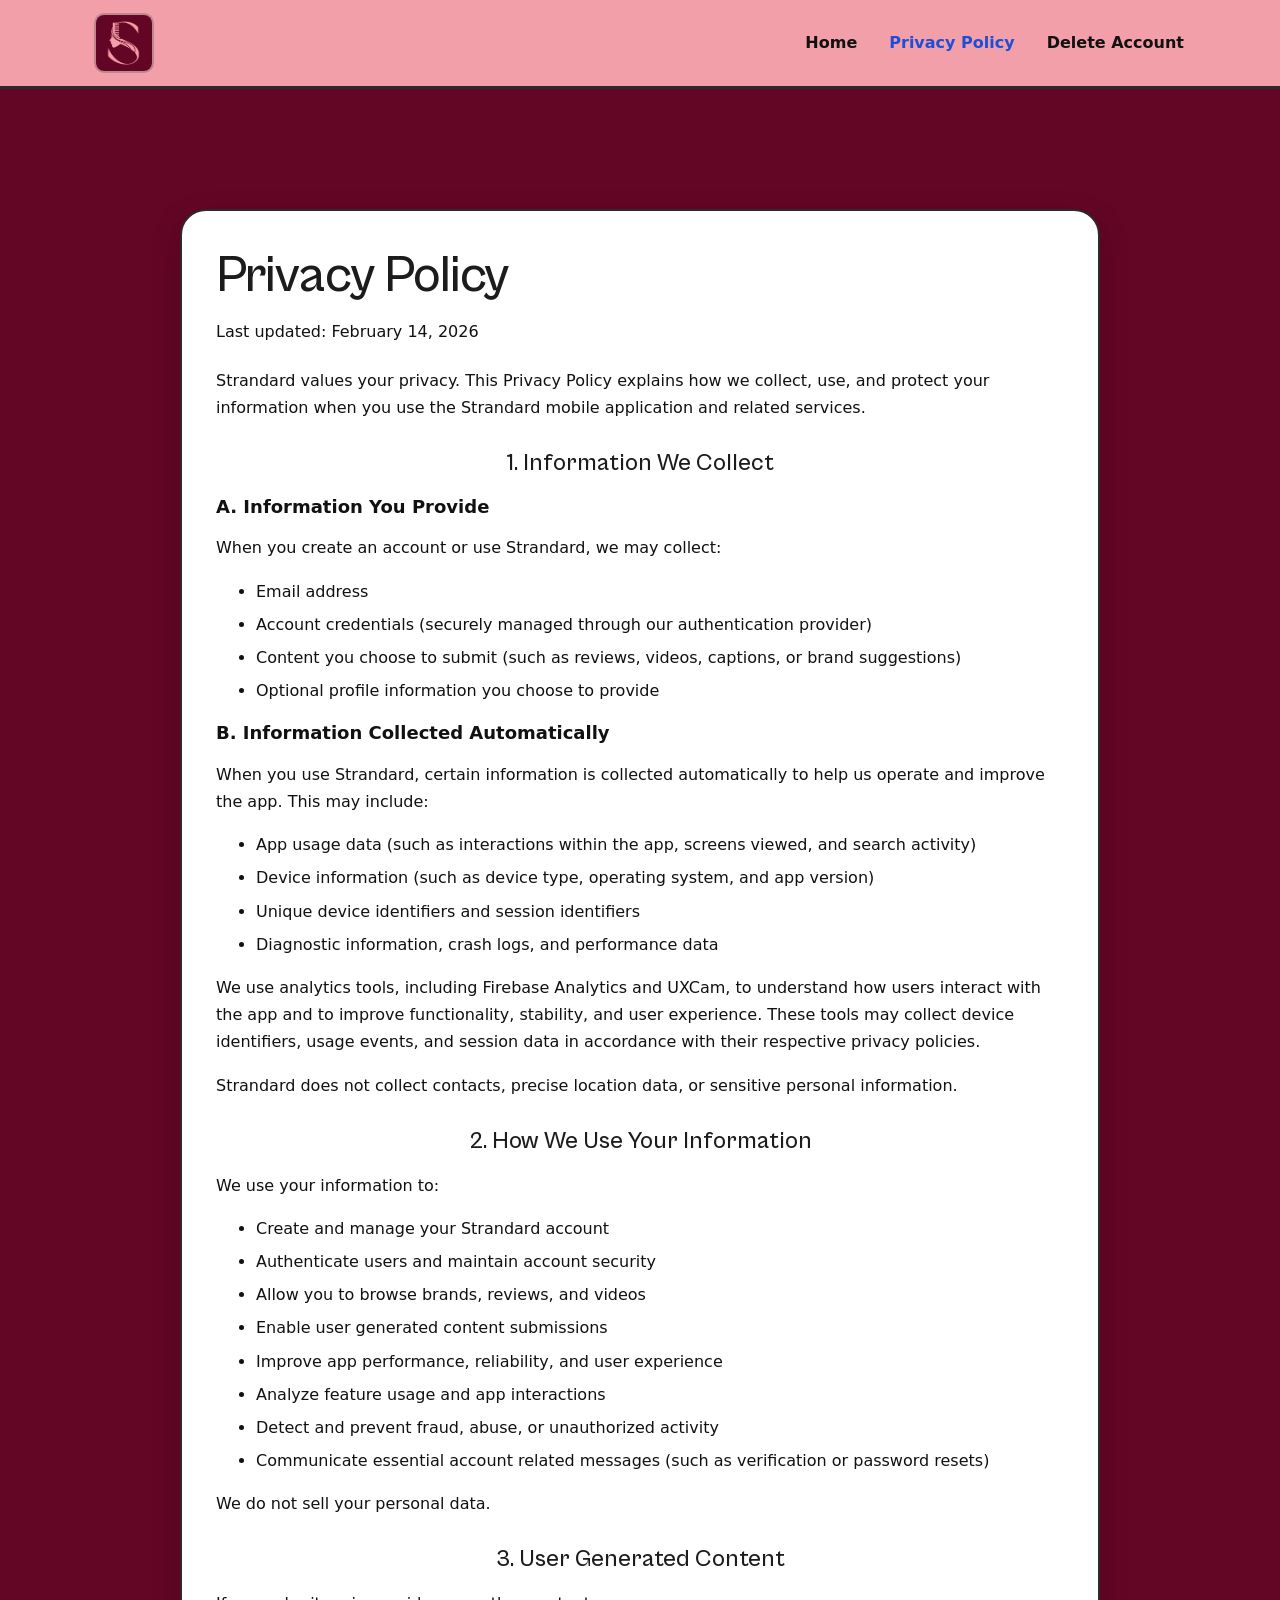
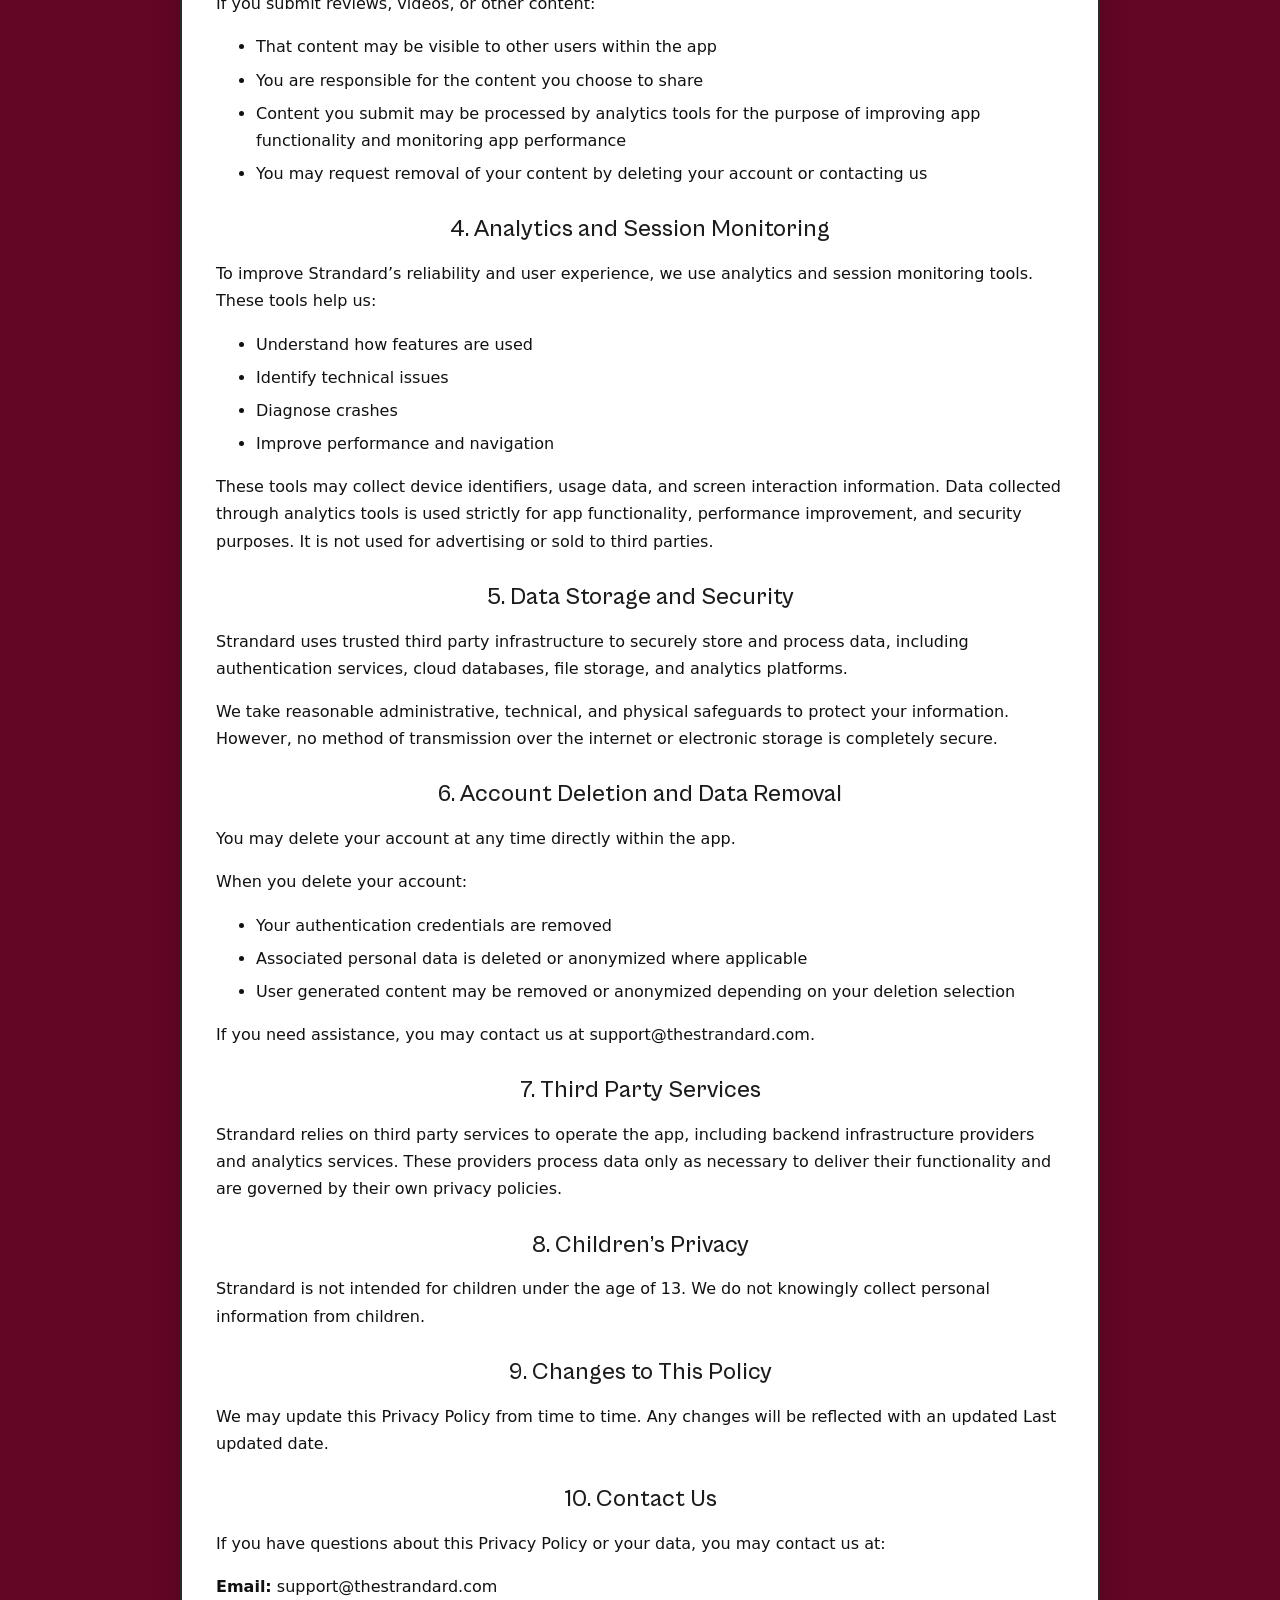
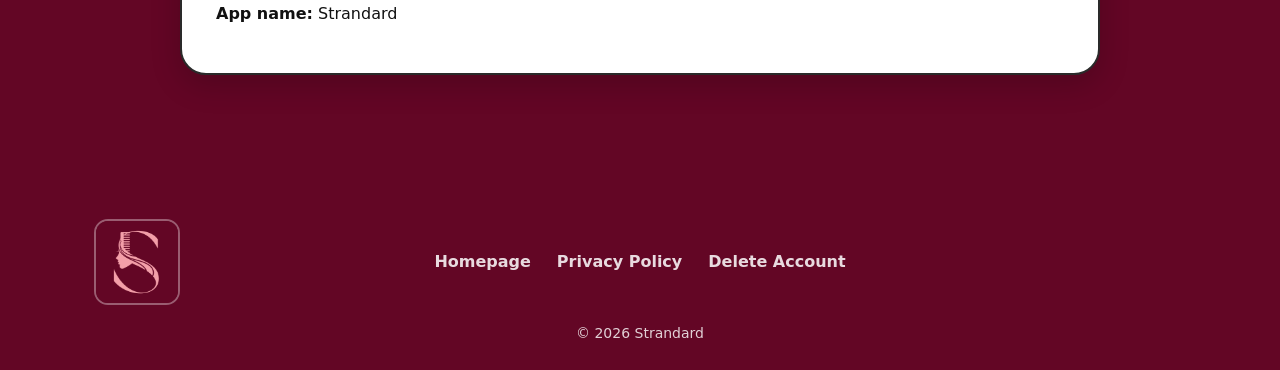
<file: privacy-policy/index.html>
<!doctype html>
<html lang="en">
<head>
  <meta charset="utf-8" />
  <meta name="viewport" content="width=device-width, initial-scale=1" />
  <title>Privacy Policy | Strandard</title>
  <link rel="stylesheet" href="/styles.css" />
  <link rel="icon" type="image/png" href="/assets/icon-only.png" />
</head>
<body class="legalPage">
<header class="topbar">
  <div class="container">
    <div class="nav">
      <a class="brand" href="/" aria-label="Strandard home">
        <img src="/assets/icon-only.png" alt="Strandard logo">
      </a>
      <nav class="navlinks" aria-label="Primary">
        <a class="" href="/">Home</a>
        <a class="active" href="/privacy-policy/">Privacy Policy</a>
        <a class="" href="/delete-account/">Delete Account</a>
      </nav>
    </div>
  </div>
</header>
<main class="legalBg">
  <div class="container">
    <div class="panel">
      <h1 class="legalTitle">Privacy Policy</h1>
      <p class="legalUpdated">Last updated: February 14, 2026</p>
      <p>Strandard values your privacy. This Privacy Policy explains how we collect, use, and protect your information when you use the Strandard mobile application and related services.</p>
<div class="legalSection">
<h2>1. Information We Collect</h2>
<h3>A. Information You Provide</h3>
<p>When you create an account or use Strandard, we may collect:</p>
<ul>
  <li>Email address</li>
  <li>Account credentials (securely managed through our authentication provider)</li>
  <li>Content you choose to submit (such as reviews, videos, captions, or brand suggestions)</li>
  <li>Optional profile information you choose to provide</li>
</ul>

<h3>B. Information Collected Automatically</h3>
<p>When you use Strandard, certain information is collected automatically to help us operate and improve the app. This may include:</p>
<ul>
  <li>App usage data (such as interactions within the app, screens viewed, and search activity)</li>
  <li>Device information (such as device type, operating system, and app version)</li>
  <li>Unique device identifiers and session identifiers</li>
  <li>Diagnostic information, crash logs, and performance data</li>
</ul>

<p>We use analytics tools, including Firebase Analytics and UXCam, to understand how users interact with the app and to improve functionality, stability, and user experience. These tools may collect device identifiers, usage events, and session data in accordance with their respective privacy policies.</p>

<p>Strandard does not collect contacts, precise location data, or sensitive personal information.</p>

<h2>2. How We Use Your Information</h2>
<p>We use your information to:</p>
<ul>
  <li>Create and manage your Strandard account</li>
  <li>Authenticate users and maintain account security</li>
  <li>Allow you to browse brands, reviews, and videos</li>
  <li>Enable user generated content submissions</li>
  <li>Improve app performance, reliability, and user experience</li>
  <li>Analyze feature usage and app interactions</li>
  <li>Detect and prevent fraud, abuse, or unauthorized activity</li>
  <li>Communicate essential account related messages (such as verification or password resets)</li>
</ul>
<p>We do not sell your personal data.</p>

<h2>3. User Generated Content</h2>
<p>If you submit reviews, videos, or other content:</p>
<ul>
  <li>That content may be visible to other users within the app</li>
  <li>You are responsible for the content you choose to share</li>
  <li>Content you submit may be processed by analytics tools for the purpose of improving app functionality and monitoring app performance</li>
  <li>You may request removal of your content by deleting your account or contacting us</li>
</ul>

<h2>4. Analytics and Session Monitoring</h2>
<p>To improve Strandard’s reliability and user experience, we use analytics and session monitoring tools. These tools help us:</p>
<ul>
  <li>Understand how features are used</li>
  <li>Identify technical issues</li>
  <li>Diagnose crashes</li>
  <li>Improve performance and navigation</li>
</ul>
<p>These tools may collect device identifiers, usage data, and screen interaction information. Data collected through analytics tools is used strictly for app functionality, performance improvement, and security purposes. It is not used for advertising or sold to third parties.</p>

<h2>5. Data Storage and Security</h2>
<p>Strandard uses trusted third party infrastructure to securely store and process data, including authentication services, cloud databases, file storage, and analytics platforms.</p>
<p>We take reasonable administrative, technical, and physical safeguards to protect your information. However, no method of transmission over the internet or electronic storage is completely secure.</p>

<h2>6. Account Deletion and Data Removal</h2>
<p>You may delete your account at any time directly within the app.</p>
<p>When you delete your account:</p>
<ul>
  <li>Your authentication credentials are removed</li>
  <li>Associated personal data is deleted or anonymized where applicable</li>
  <li>User generated content may be removed or anonymized depending on your deletion selection</li>
</ul>
<p>If you need assistance, you may contact us at <a href="mailto:support@thestrandard.com">support@thestrandard.com</a>.</p>

<h2>7. Third Party Services</h2>
<p>Strandard relies on third party services to operate the app, including backend infrastructure providers and analytics services. These providers process data only as necessary to deliver their functionality and are governed by their own privacy policies.</p>

<h2>8. Children’s Privacy</h2>
<p>Strandard is not intended for children under the age of 13. We do not knowingly collect personal information from children.</p>

<h2>9. Changes to This Policy</h2>
<p>We may update this Privacy Policy from time to time. Any changes will be reflected with an updated Last updated date.</p>

<h2>10. Contact Us</h2>
<p>If you have questions about this Privacy Policy or your data, you may contact us at:</p>
<p><strong>Email:</strong> <a href="mailto:support@thestrandard.com">support@thestrandard.com</a><br>
<strong>App name:</strong> Strandard</p>
</div>

    </div>
  </div>
</main>
<footer class="footer">
  <div class="container">
    <div class="footerGrid">
      <div class="footerLogo">
        <img src="/assets/icon-only.png" alt="Strandard logo">
      </div>
      <div class="footerLinks">
        <a href="/">Homepage</a>
        <a href="/privacy-policy/">Privacy Policy</a>
        <a href="/delete-account/">Delete Account</a>
      </div>
      <div></div>
    </div>
    <div class="copy">© 2026 Strandard</div>
  </div>
</footer>
<script src="/script.js"></script>
</body>
</html>
</file>
<file: styles.css>
html, body { cursor: auto; }
:root{
  --burgundy:#630625;
  --pink:#F39FA9;
  --light:#F7F7F7;
  --blue:#E3F2FF;
  --lav:#FDE4F9;
  --mint:#F3FFE3;
  --butter:#FFF5C9;
  --ink:#1C1C1C;
  --stroke:#2a2a2a;
  --shadow: 0 10px 30px rgba(0,0,0,.18);
  --radius: 18px;
  --radius-lg: 26px;
  --max: 1140px;

  --font-head:'Cabinet Grotesk', 'DM Sans', system-ui, -apple-system, Segoe UI, Roboto, Arial, sans-serif;
  --font-body:'DM Sans', system-ui, -apple-system, Segoe UI, Roboto, Arial, sans-serif;
  --text:#111;
}

/*
  Cabinet Grotesk is a commercial font.
  To see it on the live site, add your licensed .woff2 files to:
    /assets/fonts/
  and ensure the filenames below match.
*/
@font-face{
  font-family:"Cabinet Grotesk";
  /* Try both locations so you can drop the file in either folder */
  src:
    url("/assets/fonts/CabinetGrotesk-Variable.woff2") format("woff2"),
    url("/assets/fonts/CabinetGrotesk-Variable.woff2") format("woff2");
  font-weight:100 900;
  font-style:normal;
  font-display:swap;
}

*{box-sizing:border-box;}
html,body{height:100%;}
body{
  margin:0;
  background:var(--burgundy);
  color:var(--ink);
  font-family:"DM Sans", system-ui, -apple-system, Segoe UI, Roboto, Arial, sans-serif;
  line-height:1.5;
}

a{color:inherit; text-decoration:none;}
img{max-width:100%; display:block;}
button,input,textarea{font:inherit;}

.container{max-width:var(--max); margin:0 auto; padding:0 24px;}

.topbar{
  background:var(--pink);
  border-bottom:3px solid var(--stroke);
  position:sticky;
  top:0;
  z-index:1000;
}
.nav{
  display:flex; align-items:center; justify-content:space-between;
  height:86px;
}
.brand{
  display:flex; align-items:center; gap:12px;
}
.brand img{
  width:60px; height:60px; object-fit:contain;
  border:2px solid rgba(0,0,0,.22);
  border-radius:10px;
  background:rgba(255,255,255,.14);
}
.navlinks{
  display:flex; align-items:center; gap:28px;
  font-weight:800;
}
.navlinks a{
  position:relative;
  padding:8px 2px;
}
.navlinks a.active{color:#1d4ed8;}
.navlinks a::after{
  content:"";
  position:absolute; left:0; right:0; bottom:4px;
  height:2px; background:transparent;
}
.navlinks a:hover::after{background:rgba(0,0,0,.3);}

.hero{
  padding:48px 0 44px;
  position:relative;
}
.heroGrid{
  display:grid;
  grid-template-columns: 1.05fr .95fr;
  gap:36px;
  align-items:center;
}
.kicker{
  display:inline-flex;
  align-items:center;
  gap:8px;
  padding:6px 14px;
  border-radius:999px;
  border:2px solid var(--stroke);
  background:#fff;
  box-shadow: 0 4px 0 rgba(0,0,0,.25);
  font-weight:900;
  letter-spacing:.02em;
  text-transform:uppercase;
  font-size:12px;
}
.h1{
  margin:18px 0 14px;
  color:white;
  font-family:"Cabinet Grotesk", "DM Sans", system-ui, sans-serif;
  font-weight:500;
  font-size: clamp(42px, 4.2vw, 66px);
  line-height:1.05;
}
.lede{
  margin:0 0 22px;
  color:rgba(255,255,255,.9);
  font-size:22px;
  max-width:52ch;
  letter-spacing:.05em;
  line-height:2;
}
.badges{
  display:flex; flex-direction:column; gap:14px; width:220px;
}
.badges a{display:block; height:56px;}
.badges a img{
  height:100%;
  width:auto;
  object-fit:contain;
  filter: drop-shadow(0 10px 18px rgba(0,0,0,.25));
}

.heroArt{
  position:relative;
  display:flex;
  justify-content:flex-end;
}
.phoneWrap{
  position:relative;
  width:min(520px, 100%);
}
.phoneWrap img.phone{
  width:100%;
  height:auto;
  filter:none; /* remove phone shadow */
  position:relative;
  z-index:2;
}
.badgeCircle_old{
  position:absolute;
  left:-16px;
  top:38px;
  z-index:5; /* ensure badge sits above phone */
  width:118px;
  height:118px;
  border-radius:999px;
  background:rgba(255,255,255,.92);
  border:2px solid var(--stroke);
  box-shadow:none; /* remove shadow from spinning circle */
  display:grid;
  place-items:center;
  --spinDur: 18s;
  animation: spin var(--spinDur) linear infinite;
  user-select:none;
}
.badgeCircle_old:hover{cursor:pointer;}
.badgeCircle_old .inner{
  width:92px; height:92px;
  border-radius:999px;
  display:grid; place-items:center;
  color:var(--ink);
  font-weight:900;
  text-align:center;
  font-size:11px;
  line-height:1.2;
}

@keyframes spin{from{transform:rotate(0)}to{transform:rotate(360deg)}}

/* Decorative icons (randomly placed) */
.decorIcon{position:absolute; pointer-events:none; user-select:none;}
.decorSparklesTop{right:36px; top:52px; width:54px; height:auto; z-index:6;}
.decorLightning{left:24px; top:82px; width:46px; height:auto; z-index:6;}

.sectionPink{position:relative; overflow:hidden;}

/* Burgundy sparkles should live in the burgundy hero section */
.hero{ position: relative; overflow:hidden; }
.decorSparklesHero{
  position:absolute;
  right: 120px;
  top: 120px;
  width: 64px;
  height:auto;
  opacity: .95;
  pointer-events:none;
}

.decorSparklesPerks{left:40px; top:44px; width:52px; height:auto; opacity:.95;}
.decorSparklesPerks2{right:56px; top:50px; width:52px; height:auto; opacity:.95;}

.decorEnvelope{left:48px; bottom:120px; width:72px; height:auto;}
.decorClouds{right:48px; bottom:54px; width:150px; height:auto;}
.sparkle::before,
.sparkle::after{
  content:"";
  position:absolute;
  inset:0;
  border:2px solid rgba(0,0,0,.75);
  background:rgba(255,255,255,.15);
  transform: rotate(45deg);
  border-radius:6px;
}
.sparkle::after{
  inset:8px;
  background:transparent;
}

.section{
  padding:56px 0;
}
.sectionPink{
  background:var(--pink);
  border-top:3px solid var(--stroke);
  border-bottom:3px solid var(--stroke);
}
.sectionTitle{
  text-align:center;
  margin:0;
  font-family:"Cabinet Grotesk", "DM Sans", system-ui, sans-serif;
  font-weight:900;
  font-size: clamp(30px, 3vw, 44px);
}
.pillTag{
  display:inline-flex;
  align-items:center;
  justify-content:center;
  padding:6px 14px;
  border-radius:999px;
  border:2px solid var(--stroke);
  background:rgba(255,255,255,.8);
  box-shadow: 0 4px 0 rgba(0,0,0,.25);
  font-weight:900;
  text-transform:uppercase;
  letter-spacing:.04em;
  font-size:12px;
  margin:0 auto 14px;
}
.contactSection .pillTag{color:#000;}
.center{display:flex; justify-content:center;}

.perkGrid{
  margin-top:34px;
  display:grid;
  grid-template-columns: repeat(2, minmax(0,1fr));
  gap:22px;
}
.card{
  border:2px solid var(--stroke);
  border-radius:var(--radius-lg);
  background:rgba(255,255,255,.86);
  box-shadow: 0 10px 0 rgba(0,0,0,.25);
  padding:24px;
  display:flex;
  align-items:center; /* center icon + text vertically */
  gap:16px;
  min-height:160px;
}
.card.tint-blue{background:var(--blue);}
.card.tint-lav{background:var(--lav);}
.card.tint-mint{background:var(--mint);}
.card.tint-butter{background:var(--butter);}
.card h3{
  margin:0 0 6px;
  font-family:"Cabinet Grotesk", "DM Sans", system-ui, sans-serif;
  font-size:22px;
  font-weight:800;
}
.card p{
  margin:0;
  color:rgba(0,0,0,.75);
  font-size:18px;
  line-height:1.6;
}

.reveal{
  opacity:0;
  transform: translateY(18px);
  transition: opacity .7s ease, transform .7s ease;
}
.reveal.in-view{
  opacity:1;
  transform: translateY(0);
}

.contactSection{position:relative;}
.contactBg{background:var(--burgundy); color:white;}
.panel{
  background:white;
  border:2px solid var(--stroke);
  border-radius:var(--radius-lg);
  box-shadow: var(--shadow);
  padding:38px 34px 30px;
}
.panel h2{
  margin:10px 0 8px;
  font-family:"Cabinet Grotesk", "DM Sans", system-ui, sans-serif;
  font-weight:900;
  font-size: clamp(30px, 3vw, 44px);
  color:var(--ink);
  text-align:center;
  line-height:1.1;
}
.formGrid{
  display:grid;
  grid-template-columns: repeat(2, minmax(0,1fr));
  gap:22px 26px;
  margin-top:26px;
}
.field label{
  display:block;
  font-size:12px;
  color:rgba(0,0,0,.85);
  margin-bottom:6px;
}
.field input, .field textarea{
  width:100%;
  border:0;
  border-bottom:2px solid rgba(0,0,0,.85);
  padding:10px 2px 12px;
  outline:none;
  background:transparent;
  color:var(--ink);
}
.field input::placeholder,
.field textarea::placeholder{color:rgba(0,0,0,.55);}
.field textarea{
  min-height:120px;
  resize:vertical;
}
.field.full{grid-column:1 / -1;}
.submitRow{
  display:flex;
  flex-direction:column;
  align-items:stretch;
  justify-content:center;
  gap:10px;
  margin-top:22px;
}
.btn{
  background:var(--pink);
  border:2px solid var(--stroke);
  border-radius:12px;
  padding:10px 22px;
  font-weight:900;
  box-shadow: 0 6px 0 rgba(0,0,0,.25);
  cursor:pointer;
  transition: transform .08s ease;
}
.btn:active{transform: translateY(2px);}
.decor-envelope{
  position:absolute;
  left:34px;
  top:50%;
  transform: translateY(-20%);
  width:64px;
  height:64px;
}
.decor-envelope svg{width:100%; height:100%; filter: drop-shadow(0 10px 16px rgba(0,0,0,.25));}
.decor-clouds{
  position:absolute;
  right:44px;
  bottom:18px;
  width:86px;
  height:44px;
  opacity:.95;
}

.footer{
  padding:34px 0 26px;
  color:rgba(255,255,255,.9);
}
.footerGrid{
  display:grid;
  grid-template-columns: 1fr 1fr 1fr;
  align-items:center;
  gap:18px;
}
.footerLogo{display:flex; align-items:center; gap:12px;}
.footerLogo img{
  width:86px; height:auto;
  border:2px solid rgba(255,255,255,.35);
  background:transparent; /* avoid tinting the logo */
  border-radius:14px;
  padding:0;
}
.footerLinks{
  display:flex;
  justify-content:center;
  gap:26px;
  font-weight:800;
}
.footerLinks a{white-space:nowrap;}
.footerLinks a{opacity:.95;}
.footerLinks a{white-space:nowrap;}
.footerLinks a:hover{opacity:1; text-decoration:underline;}
.copy{
  text-align:center;
  font-size:14px;
  margin-top:18px;
  opacity:.9;
}

/* Content pages */
.pageWrap{padding:48px 0 60px;}
.pageCard{max-width:860px; margin:0 auto;}
.pageCard h1{
  margin:0 0 8px;
  font-family:"Cabinet Grotesk", "DM Sans", system-ui, sans-serif;
  font-weight:900;
  font-size:42px;
}
.miniHeading{
  margin:34px 0 10px;
  font-family:"Cabinet Grotesk", "DM Sans", system-ui, sans-serif;
  font-weight:900;
  font-size:16px;
  color:rgba(0,0,0,.9);
}
.muted{color:rgba(0,0,0,.55);}
.ledeLight{color:rgba(0,0,0,.6);}
.supportLink{color:var(--burgundy); font-weight:800;}

/* Delete account form (match Framer look) */
.deleteForm{max-width:760px; margin:30px auto 0;}
.deleteForm .field label{color:rgba(0,0,0,.7); font-size:12px; font-weight:700;}
.deleteForm .field input,
.deleteForm .field textarea{
  border:1px solid rgba(0,0,0,.08);
  border-radius:10px;
  padding:14px 14px;
  background:rgba(0,0,0,.04);
  box-shadow:none;
}
.deleteForm .field textarea{min-height:110px;}
.checkboxRow{margin-top:10px;}
.checkLabel{display:flex; align-items:center; gap:10px; user-select:none;}
.checkLabel input{width:16px; height:16px;}
.checkLabel span{color:#d11; font-weight:700;}

.btnWide{width:min(760px, 100%); justify-content:center;}
.btnWide{
  background:var(--burgundy);
  color:white;
  border:0;
  box-shadow:none;
  border-radius:14px;
  padding:16px 18px;
}
.btnWide:hover{filter:brightness(1.03);}
.btnWide:disabled{opacity:.7; cursor:not-allowed;}

.formStatus{
  margin-top:12px;
  font-size:14px;
  font-weight:700;
  text-align:center;
}
.formStatus:empty{display:none;}
.formStatus:empty{display:none;}
.formStatus[data-type="success"]{color:#0f766e;}
.formStatus[data-type="error"]{color:#b91c1c;}
.pageCard p, .pageCard li{color:rgba(0,0,0,.75);}
.pageCard ul{padding-left:18px;}
.notice{
  background:var(--butter);
  border:2px solid var(--stroke);
  border-radius:14px;
  padding:14px 16px;
  margin:14px 0 18px;
}

/* Responsive */
@media (max-width: 920px){
  .heroGrid{grid-template-columns:1fr; gap:26px;}
  .heroArt{justify-content:flex-start;}
  .badgeCircle_old{left:10px; top:16px;}
  .perkGrid{grid-template-columns:1fr;}
  .footerGrid{grid-template-columns:1fr; text-align:center;}
  .footerLogo{justify-content:center;}
  .footerLinks{justify-content:center;}
  .decor-envelope,.decor-clouds{display:none;}
}
@media (max-width: 520px){
  .navlinks{gap:18px; font-size:14px;}
  .badges{width:100%; flex-direction:row; flex-wrap:wrap;}
  .badges a img{height:46px; width:auto;}
  .formGrid{grid-template-columns:1fr;}
}

/* Hero slide-up transitions */
.hero-reveal{
  opacity:0;
  transform: translateY(18px);
  transition: opacity .8s ease, transform .8s ease;
}
.hero-reveal.in{opacity:1; transform: translateY(0);}


/* custom cursor - consolidated below */


/* badge spin (hair dryer) */
.badgeSpin{position:absolute; left:20px; top:38px; width:120px; height:120px; z-index:5; animation: spinSlow 12s linear infinite; filter:none;}
.badgeSpin.spin-boost{animation: spinSlow 12s linear infinite, spinFast 1s linear 1;}
@keyframes spinSlow{from{transform:rotate(0deg);}to{transform:rotate(360deg);}}
@keyframes spinFast{from{transform:rotate(0deg);}to{transform:rotate(720deg);}}



/* App store badges: force identical size */
.badges img{
  width: 190px;
  height: 56px;
  object-fit: contain;
  display:block;
}
@media (max-width: 520px){
  .badges img{ width: 170px; height: 52px; }
}



/* Consolidated custom cursors */



/* Perk icon images */
/* policy spacing */
.policyPage .miniHeading{margin-top:38px;}
.policyPage ul{margin-top:12px;}


/* Ensure delete form status appears under the button */
.submitRow{display:flex;flex-direction:column;align-items:stretch;gap:10px;}
.formStatus{margin-top:0;}


/* --- Custom cursors - removed --- */

/* Prevent "Perks" header and cards from looking clickable */
.sectionPink .eyebrow,
.sectionPink .sectionTitle,
.perkCard,
.perkCard * {
  cursor: url("/assets/select.png") 4 4, auto;
}


/* Legal pages */
.legalBg{
  background: var(--burgundy);
  padding: 84px 0 120px;
  position: relative;
  overflow:hidden;
}
.legalBg .panel{
  max-width: 920px;
  margin: 0 auto;
}
.legalTitle{
  font-family: "Cabinet Grotesk", "DM Sans", system-ui, -apple-system, Segoe UI, Roboto, Arial, sans-serif;
  font-size: clamp(40px, 4.6vw, 64px);
  line-height: 1.05;
  margin: 0 0 10px;
  color: var(--ink);
}
.legalUpdated{
  margin: 0 0 22px;
  color: rgba(0,0,0,.62);
}
.legalSection h2{
  margin-top: 32px;
  font-size: 22px;
}
.legalSection h3{
  margin-top: 18px;
  font-size: 18px;
}
.legalSection ul{
  margin-top: 10px;
}
.legalSection li{ margin: 6px 0; }

.checkbox span{color:#d10000; font-weight:800;}

/* keep hero decor away from badge */
.decorSparklesPink{right:24px; top:24px; opacity:.9;}

/* legal pages */
.legalPage main h1{font-size:52px; line-height:1.05; margin:0 0 14px;}
.legalPage main h2{font-size:24px; line-height:1.2; margin:28px 0 10px;}
.legalPage main h3{font-size:18px; line-height:1.25; margin:18px 0 8px;}
.legalPage main p, .legalPage main li{font-size:16px; line-height:1.7;}

.perkCard{cursor: auto; } 

.card{cursor: auto; } 

/* --- Fixes: legal pages + form UI --- */
body.legalPage{
  background: var(--burgundy);
  color: var(--text);
}
.legalBg{
  padding-top: 120px;
  padding-bottom: 110px;
}
.legalBg h1{
  font-family: var(--font-head);
  font-weight: 500;
  font-size: clamp(40px, 5vw, 58px);
  letter-spacing: -0.02em;
  margin: 0 0 12px;
}
.legalBg h2{
  font-family: var(--font-head);
  font-weight: 500;
  font-size: 28px;
  margin: 28px 0 10px;
}
.legalBg p, .legalBg li{
  color: #111;
  font-size: 16.5px;
  line-height: 1.75;
}
.delete-form{
  margin-top: 22px;
}
.delete-form .field + .field{
  margin-top: 22px;
}
.radio-group{
  display: grid;
  gap: 12px;
  margin-top: 10px;
}
.radio{
  display:flex;
  gap: 10px;
  align-items:flex-start;
}
.radio input{ margin-top: 4px; }
.checkbox{
  display:flex;
  gap: 10px;
  align-items:center;
  margin-top: 18px;
  user-select:none;
}
.checkbox strong, .checkbox span{
  font-weight: 800;
  color: #B30000;
}
.primary-btn{
  width: 100%;
  margin-top: 18px;
  background: var(--burgundy);
  color: white;
  border: 2px solid var(--stroke);
  border-radius: 14px;
  padding: 14px 16px;
  font-weight: 700;
  font-size: 15px;
  cursor: pointer;
  box-shadow: var(--shadow);
  transition: transform .12s ease, filter .12s ease;
}
.primary-btn:hover{ transform: translateY(-1px); filter: brightness(1.06); }
.primary-btn:active{ transform: translateY(0); filter: brightness(.98); }
.form-message{
  margin-top: 10px;
  font-size: 14px;
}
.support-line{
  margin-top: 18px;
  color:#111;
}
.support-line a{ color: var(--burgundy); font-weight: 700; }
/* perk icons use images */
.perkIconImg{
  width: 30px;
  height: 30px;
  object-fit: contain;
  display:block;
}
/* prevent perks headings from looking clickable */
.perkGrid h3, .perkGrid p{ cursor: default; }


/* Perk card colors (restore) */
.perkGrid .card:nth-child(1){ background: #F7F7F7; }
.perkGrid .card:nth-child(2){ background: #F3FFE3; }
.perkGrid .card:nth-child(3){ background: #FDE4F9; }
.perkGrid .card:nth-child(4){ background: #E3F2FF; }

/* Icon bubble + image sizing */
.iconBubble{
  width: 64px;
  height: 64px;
  border-radius: 999px;
  display: grid;
  place-items: center;
  background: transparent;
}
.iconBubble img.perkIconImg{
  width: 60px;
  height: 60px;
  object-fit: contain;
  display: block;
}
</file>
